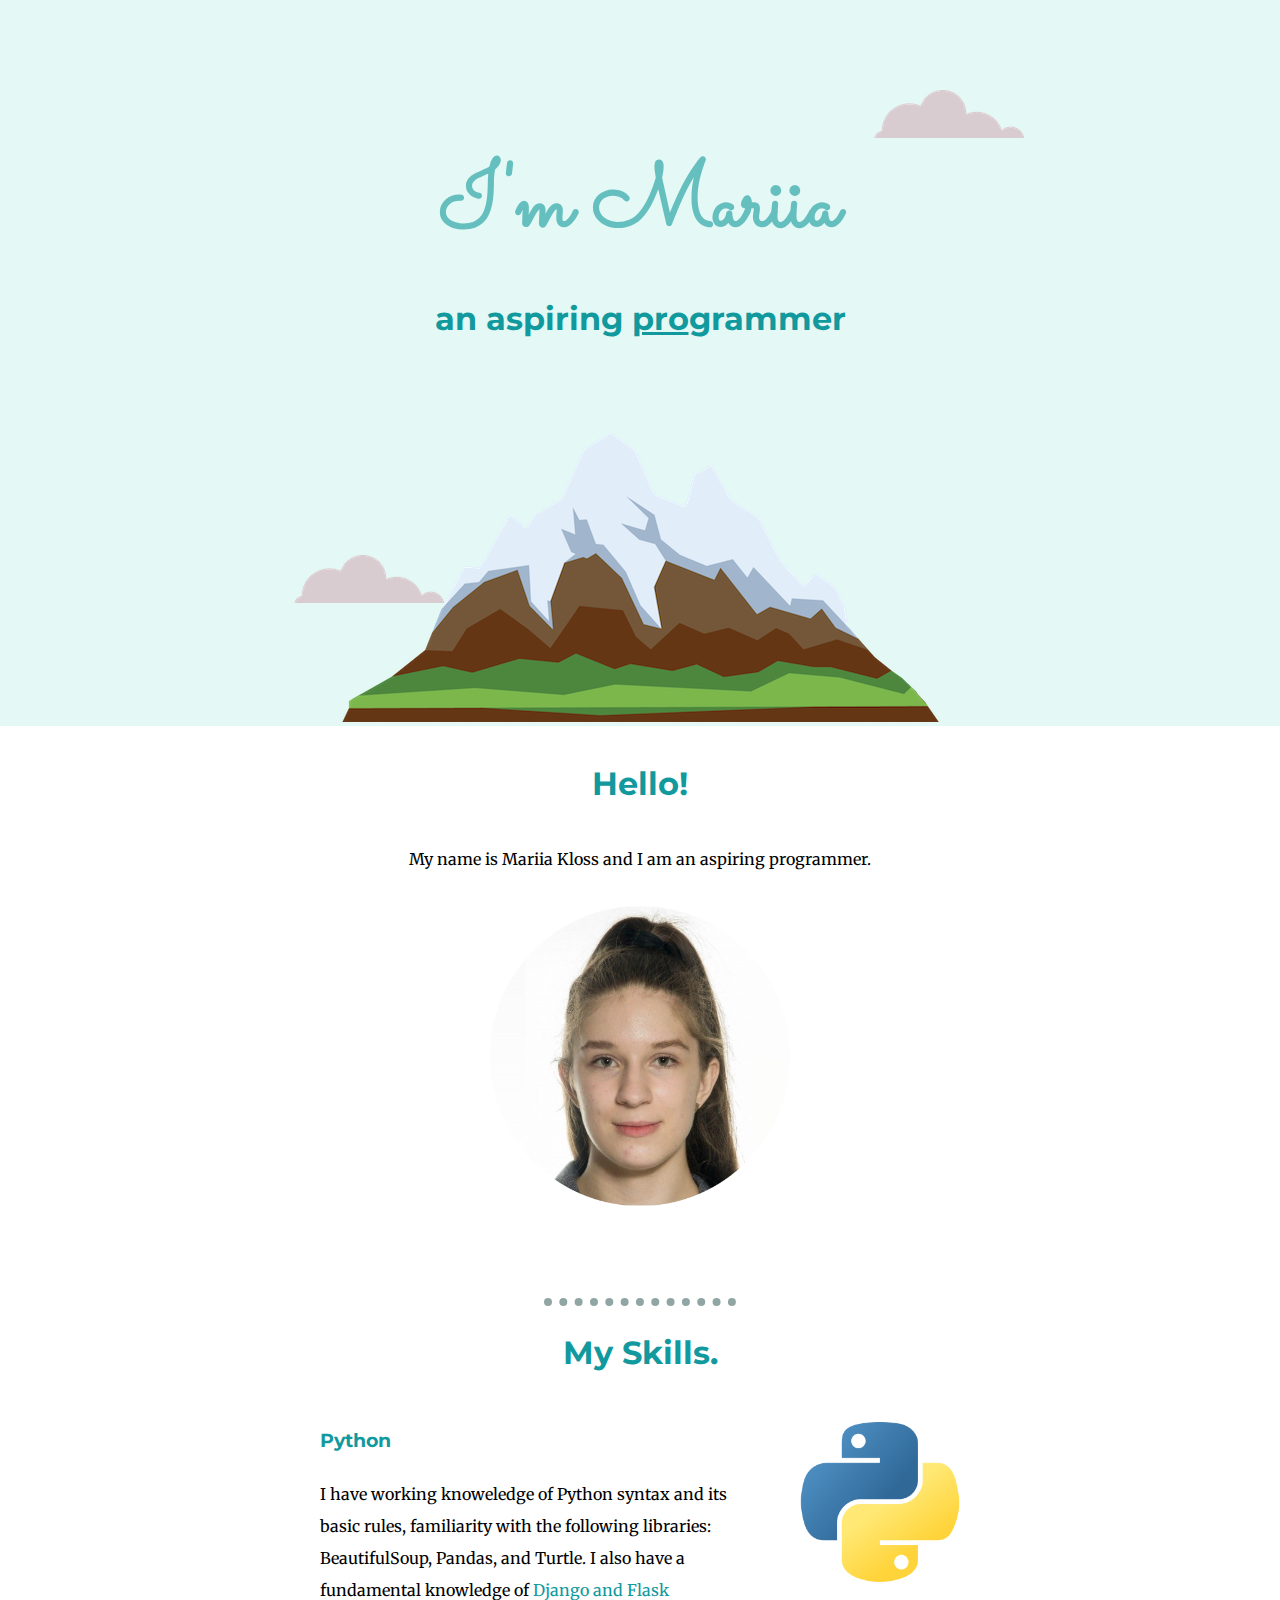
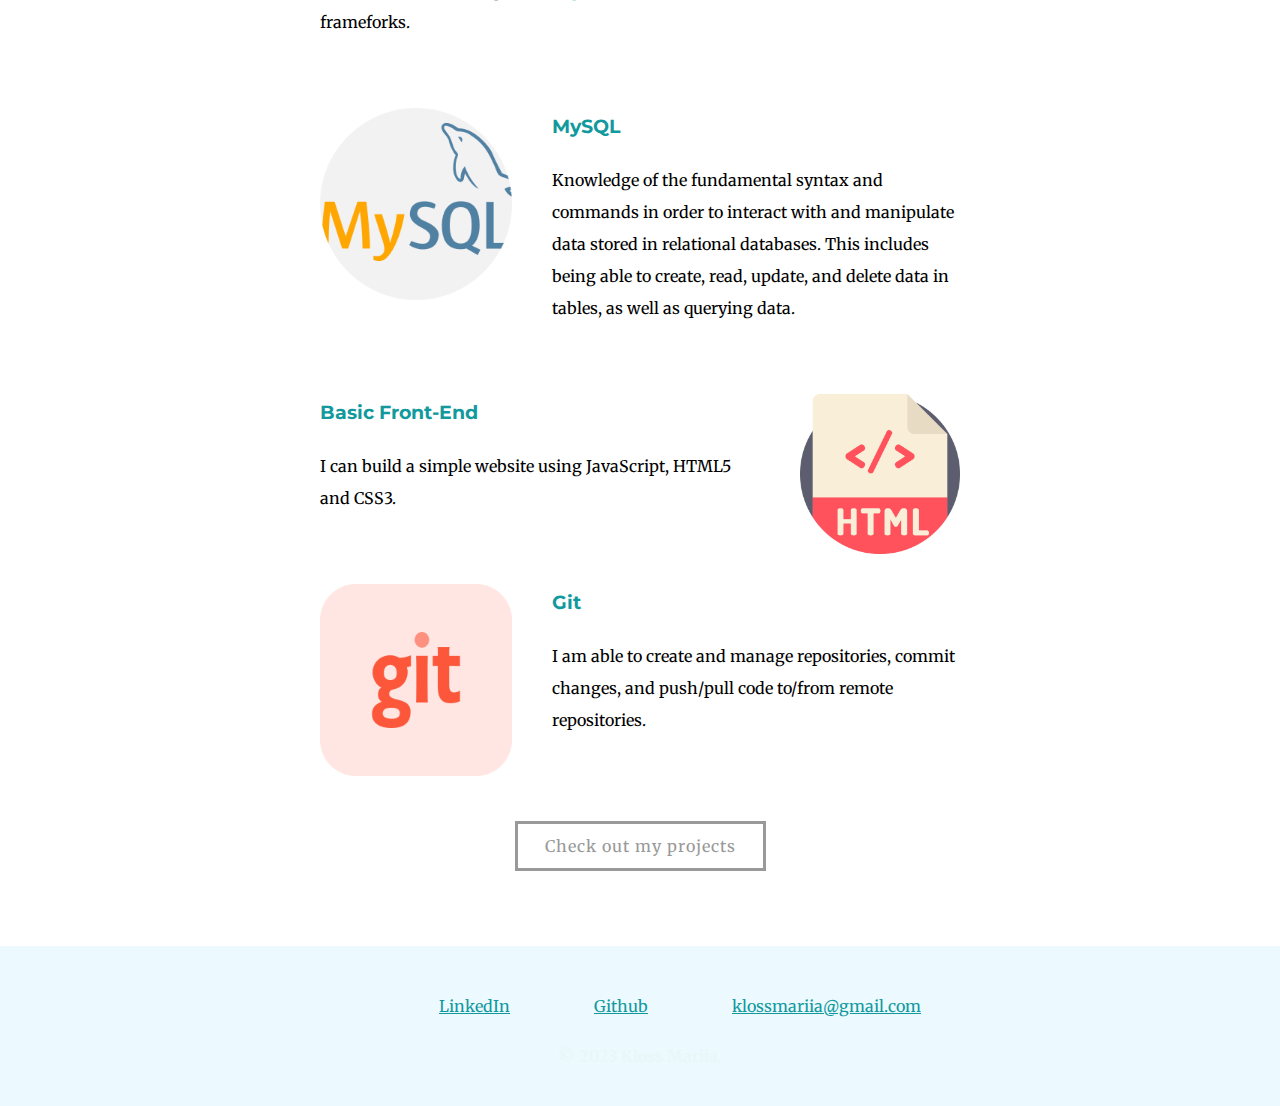
<file: index.html>
<!DOCTYPE html>
<html lang="en">
<head>
    <link rel="stylesheet" href="CSS/styles.css">
    <link rel="icon" href="Images/favicon.ico">
    <link rel="preconnect" href="https://fonts.googleapis.com"><link rel="preconnect" href="https://fonts.gstatic.com" crossorigin><link href="https://fonts.googleapis.com/css2?family=Merriweather&family=Montserrat&family=Sacramento&display=swap" rel="stylesheet">
    <meta charset="UTF-8">
    <meta http-equiv="X-UA-Compatible" content="IE=edge">
    <meta name="viewport" content="width=device-width, initial-scale=1.0">
    <title>Mariia's Website</title>
</head>
<body>
    <div class="top-container">
        <img class="top-cloud" src="Images/cloud.png" alt="cloud-image">
        <h1>I'm Mariia</h1>
        <h2>an aspiring <span class="pro">pro</span>grammer</h2>
        <img class="bottom-cloud" src="Images/cloud.png" alt="cloud-image">
        <img class="mountain" src="Images/mountain.png" alt="mountain-image">
    </div>
    
    <div class="middle-container">
        <div class="profile">
          
          <div class="hello-text"><h2>Hello!</h2>
          <p>My name is Mariia Kloss and I am an aspiring programmer. </p>
          </div>
          <img class="my-picture" src="Images/mariia.png" alt="my_picture">
        </div>
        <hr>
        <div class="skills">
          <h2>My Skills.</h2>
          <div class="skill-row">
            <img class="right-side-img" src="Images/python.png" alt="python-image">
            <h3>Python</h3>
            <p class="code-skill-description">I have working knoweledge of Python syntax and its basic rules, familiarity with the following libraries: BeautifulSoup, Pandas, and Turtle. I also have a fundamental knowledge of <span class='blue-text'>Django and Flask</span> frameforks.</p>
          </div>

          <div class="skill-row">
            <img class="left-side-img" src="Images/mysql.png" alt="my-sql-image">
            <h3>MySQL</h3>
            <p>Knowledge of the fundamental syntax and commands in order to interact with and manipulate data stored in relational databases. This includes being able to create, read, update, and delete data in tables, as well as querying data.
            </p>
          </div>

          <div class="skill-row">
            <img class="right-side-img" src="Images/html.png" alt="html-image">
            <h3>Basic Front-End</h3>
            <p>I can build a simple website using JavaScript, HTML5 and CSS3.</p>
          </div>

          <div class="skill-row">
            <img class="left-side-img" src="Images/git.png" alt="math-image">
            <h3>Git</h3>
            <p>I am able to create and manage repositories, commit changes, and push/pull code to/from remote repositories.</p>
          </div>

        </div>
      </div>
      <a class="btn btn-border-1" href="projects.html">Check out my projects</a>
      <div class="bottom-container">
        <a class="footer-link" href="https://www.linkedin.com/in/mariia-kloss-44266a260/">LinkedIn</a>
        <a class="footer-link" href="https://github.com/KlossMariia">Github</a>
        <a class="footer-link" href="mailto: klossmariia@gmail.com">klossmariia@gmail.com</a>

        <p class="bottom-text">© 2023 Kloss Mariia.</p>
      </div>
      
</body>
</html>
</file>
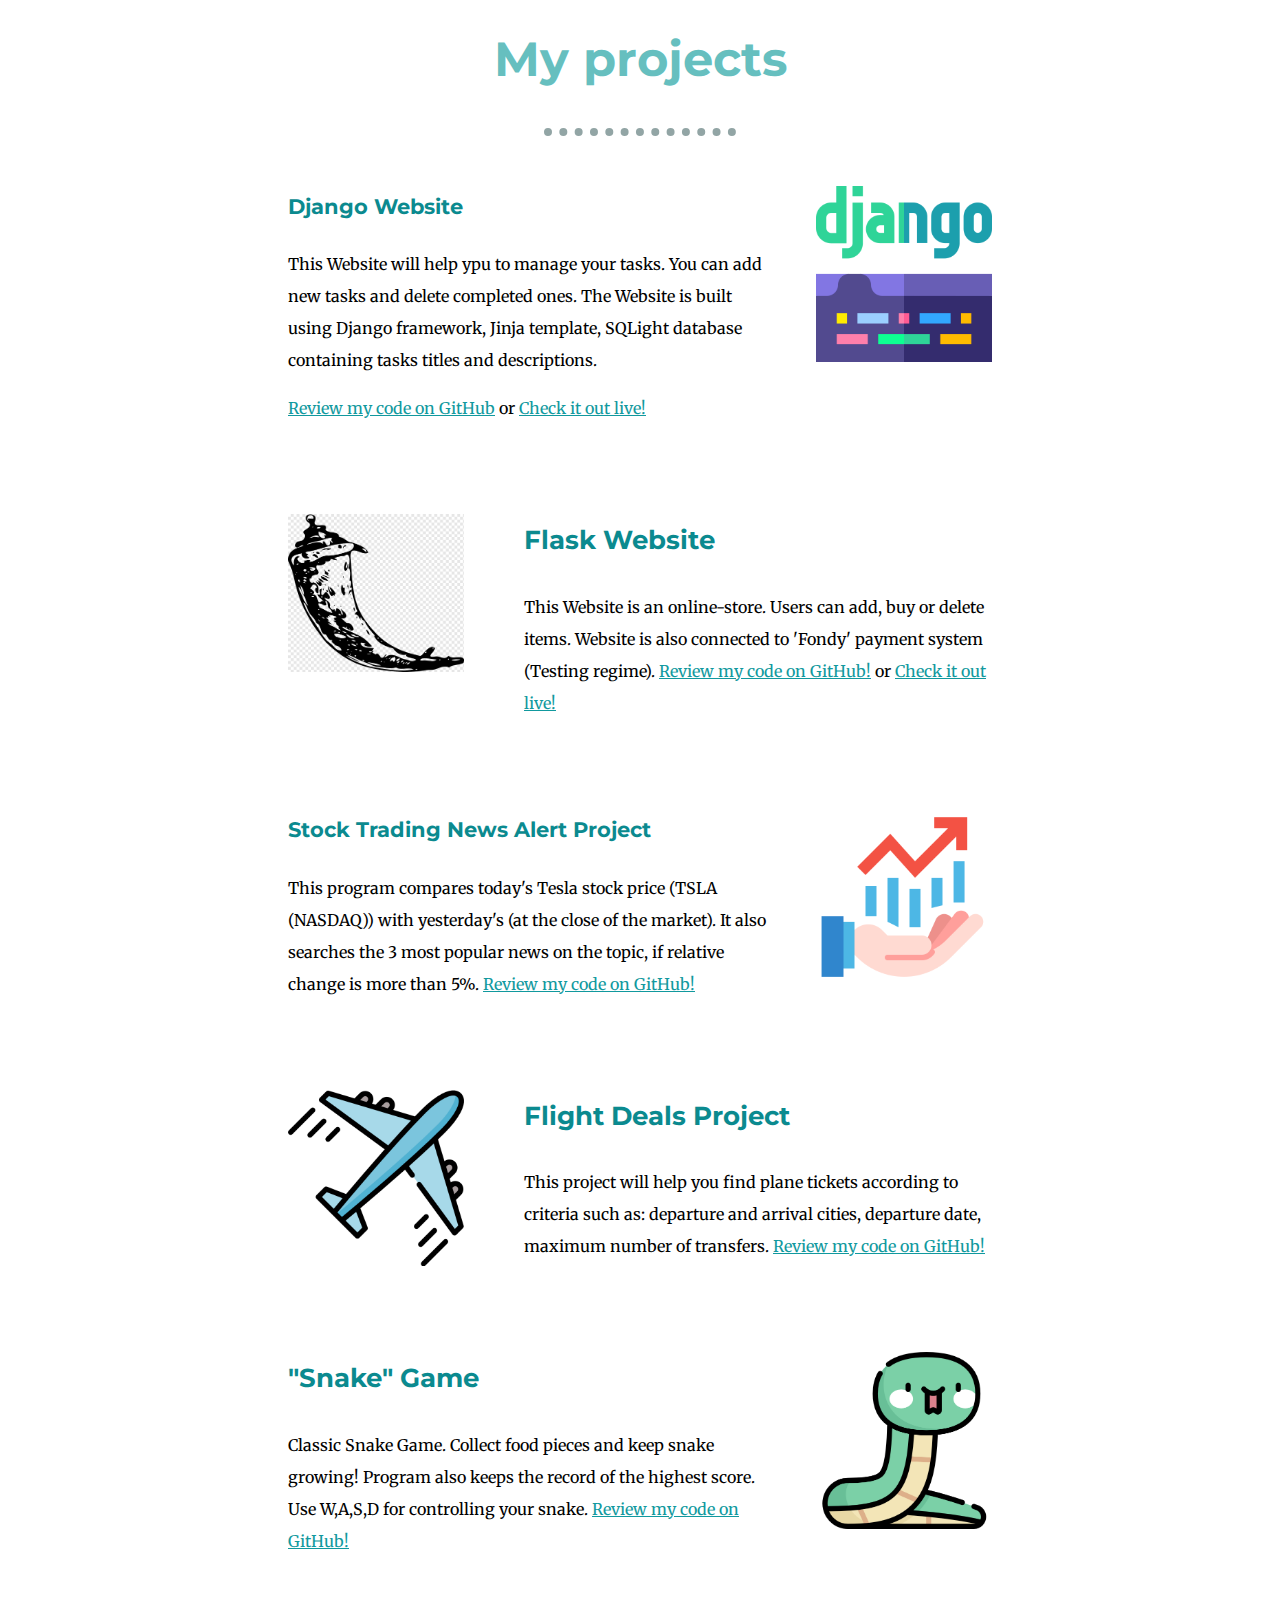
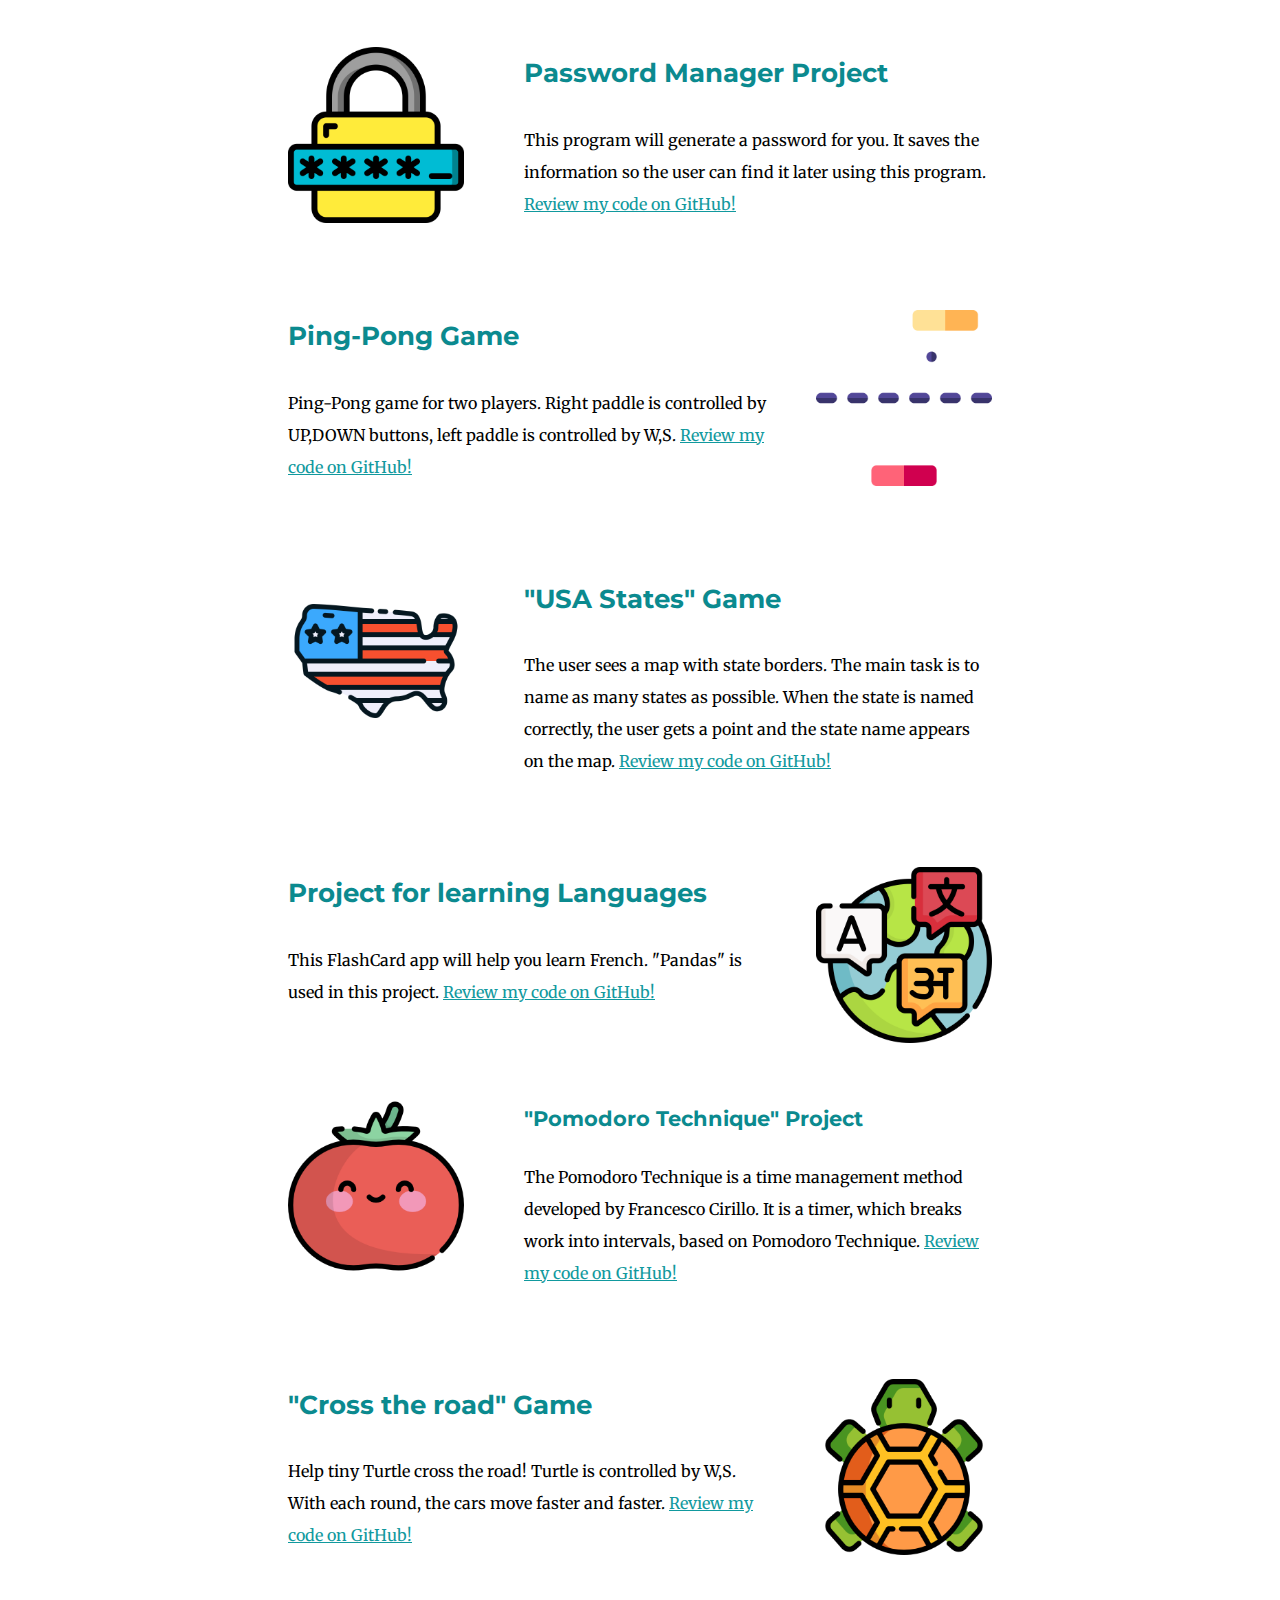
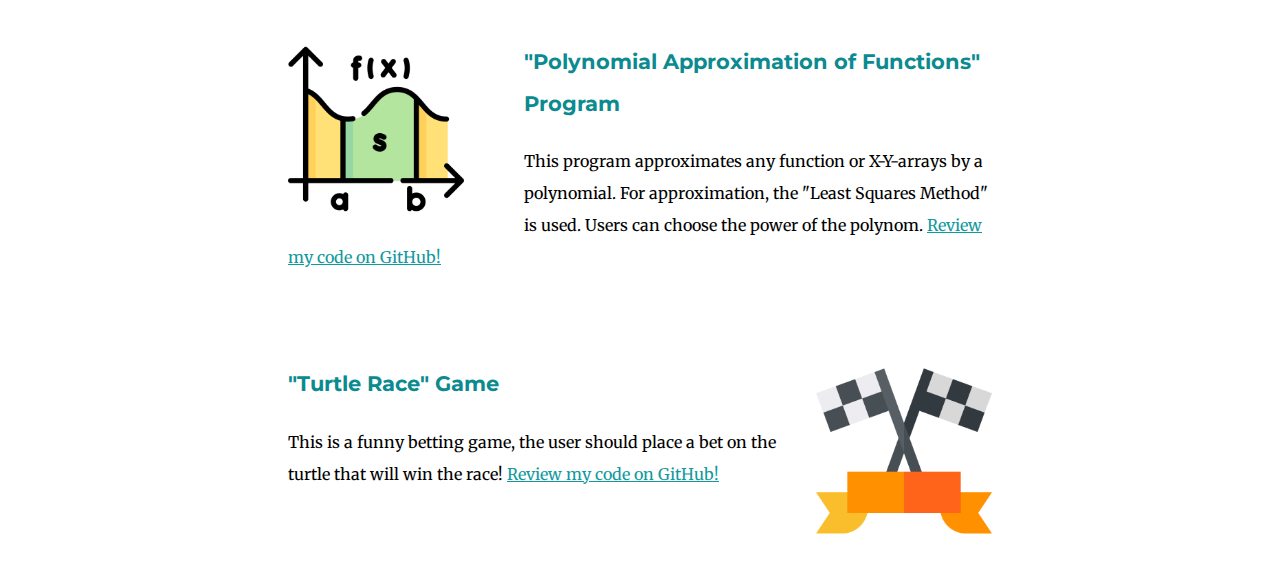
<file: projects.html>
<!DOCTYPE html>
<html lang="en">
<head>
    <link rel="stylesheet" href="CSS/projects.css">
    <link rel="icon" href="/Images/favicon.ico">
    <link rel="preconnect" href="https://fonts.googleapis.com"><link rel="preconnect" href="https://fonts.gstatic.com" crossorigin><link href="https://fonts.googleapis.com/css2?family=Merriweather&family=Montserrat&family=Sacramento&display=swap" rel="stylesheet">
    <meta charset="UTF-8">
    <meta http-equiv="X-UA-Compatible" content="IE=edge">
    <meta name="viewport" content="width=device-width, initial-scale=1.0">
    <title>My Projects</title>
</head>
<body>
  <h1 class="heading">My projects</h1> 
  <hr>
  <div class="project-row">
    <img class="right-side-img" src="Images/django.png" alt="django-image">
    <h3 class="longer-heading">Django Website</h3>
    <p>This Website will help ypu to manage your tasks. You can add new tasks and delete completed ones. The Website is built using Django framework, Jinja template, SQLight database containing tasks titles and descriptions.</p>
    <a class="github-link" href="https://github.com/KlossMariia/django_web_site.git">Review my code on GitHub</a> or <a class="github-link" href="http://klossmariia02.pythonanywhere.com/">Check it out live!</a></p>
  </div> 

  <div class="project-row">
    <img class="left-side-img" src="Images/flask.png" alt="flask-image">
    <h3>Flask Website</h3>
    <p>This Website is an online-store. Users can add, buy or delete items. Website is also connected to 'Fondy' payment system (Testing regime).
      <a class="github-link" href="https://github.com/KlossMariia/Flask_myStore_site.git">Review my code on GitHub!</a> or <a class="github-link" href="http://klossmariia.pythonanywhere.com/">Check it out live!</a></p>
  </div> 



  <div class="project-row">
    <img class="right-side-img" src="Images/stock.png" alt="stock-image">
    <h3 class="longer-heading">Stock Trading News Alert Project</h3>
    <p>This program compares today's Tesla stock price (TSLA (NASDAQ)) with yesterday's (at the close of the market). It also searches the 3 most popular news on the topic, if relative change is more than 5%.
    <a class="github-link" href="https://github.com/KlossMariia/Stock_Trading_News_Alert.git">Review my code on GitHub!</a></p>
  </div> 

  <div class="project-row">
    <img class="left-side-img" src="Images/airplane.png" alt="airplane-image">
    <h3>Flight Deals Project</h3>
    <p>This project will help you find plane tickets according to criteria such as: departure and arrival cities, departure date, maximum number of transfers. 
      <a class="github-link" href="https://github.com/KlossMariia/Flight_deals.git">Review my code on GitHub!</a></p>
  </div> 

  <div class="project-row">
    <img class="right-side-img" src="Images/snake.png" alt="snake-image">
    <h3>"Snake" Game</h3>
    <p>Classic Snake Game. Collect food pieces and keep snake growing! Program also keeps the record of the highest score. Use W,A,S,D for controlling your snake.
      <a class="github-link" href="https://github.com/KlossMariia/Snake_Game.git">Review my code on GitHub!</a></p>
  </div> 

  <div class="project-row">
    <img class="left-side-img" src="Images/password.png" alt="password-image">
    <h3>Password Manager Project</h3>
    <p>This program will generate a password for you. It saves the information so the user can find it later using this program.
      <a class="github-link" href="https://github.com/KlossMariia/Password_Manager.git">Review my code on GitHub!</a></p>
  </div> 

  <div class="project-row">
    <img class="right-side-img" src="Images/ping-pong.png" alt="pong-image">
    <h3>Ping-Pong Game</h3>
    <p>Ping-Pong game for two players. Right paddle is controlled by UP,DOWN buttons, left paddle is controlled by W,S.
      <a class="github-link" href="https://github.com/KlossMariia/Pong_Game.git">Review my code on GitHub!</a></p>
  </div> 

  <div class="project-row">
    <img class="left-side-img" src="Images/usa.png" alt="usa-image">
    <h3>"USA States" Game</h3>
    <p>The user sees a map with state borders. The main task is to name as many states as possible. When the state is named correctly, the user gets a point and the state name appears on the map.
      <a class="github-link" href="https://github.com/KlossMariia/American_states_game.git">Review my code on GitHub!</a></p>
  </div> 

  <div class="project-row">
    <img class="right-side-img" src="Images/languages.png" alt="languages-image">
    <h3>Project for learning Languages</h3>
    <p>This FlashCard app will help you learn French. "Pandas" is used in this project.
      <a class="github-link" href="https://github.com/KlossMariia/Flash_Card_App.git">Review my code on GitHub!</a></p>
  </div> 

  <div class="project-row">
    <img class="left-side-img" src="Images/tomato.png" alt="tomato-image">
    <h3 class="longer-heading">"Pomodoro Technique" Project</h3>
    <p>The Pomodoro Technique is a time management method developed by Francesco Cirillo. It is a timer, which breaks work into intervals, based on Pomodoro Technique.
      <a class="github-link" href="https://github.com/KlossMariia/Pomodoro_Technique.git">Review my code on GitHub!</a></p>
  </div> 

  <div class="project-row">
    <img class="right-side-img" src="Images/turtle.png" alt="turtle-image">
    <h3>"Cross the road" Game</h3>
    <p>Help tiny Turtle cross the road! Turtle is controlled by W,S. With each round, the cars move faster and faster.
      <a class="github-link" href="https://github.com/KlossMariia/Cross_the_road_Game.git">Review my code on GitHub!</a></p>
  </div> 

  <div class="project-row">
    <img class="left-side-img" src="Images/math.png" alt="math-image">
    <h3 class="longer-heading">"Polynomial Approximation of Functions" Program</h3>
    <p>This program approximates any function or X-Y-arrays by a polynomial. For approximation, the "Least Squares Method" is used. Users can choose the power of the polynom.
      <a class="github-link" href="https://github.com/KlossMariia/Least-Squares_Method_Approximation.git">Review my code on GitHub!</a></p>
  </div> 

  <div class="project-row">
    <img class="right-side-img" src="Images/race.png" alt="race-image">
    <h3 class="longer-heading">"Turtle Race" Game</h3>
    <p>This is a funny betting game, the user should place a bet on the turtle that will win the race!
      <a class="github-link" href="https://github.com/KlossMariia/Turtle_race_game.git">Review my code on GitHub!</a></p>
  </div> 


</body>
</html>
</file>
<file: CSS/styles.css>
body {
    margin: 0;
    text-align: center;
    height: 100%;
    font-family: 'Merriweather', serif;
}

hr {
    width: 15%;
    border: 0px;
    border-top: 8px dotted #92a5a5;
    background-color: white;
}

h1 {
    margin: 8% auto 0 auto;
    font-family: 'Sacramento', cursive;
    font-size: 5.635rem;
    color: #66BFBF;
}

h2 {
    font-family: 'Montserrat', sans-serif;
    font-size: 2rem;
    color: #11999E;
    font-weight: bold;
}

h3 {
    font-family: 'Montserrat', sans-serif;
    color: #11999E;
}

.top-container {
    background-color: #E4F9F5;
    padding-top: 3%;
    max-height: 100%;
    max-width: 100%;
}
.pro {
    text-decoration: underline;
}

.bottom-cloud {
    position: absolute;
    left: 23%;
    bottom: 33%;
}

.top-cloud {
    position: absolute;
    right: 20%;
    top: 10%;

}

.middle-container {
    margin-bottom: 20px;
}

.my-picture {
    height: 300px;
    width: auto;
    margin: 15px auto 30px auto;
}

.mountain {
    position: inherit;
}

a {
    color: #11999E;
}

.skill-row {
    margin: 50px auto 70px auto;
    width: 50%;
    text-align: left;
    line-height: 2;
}

.left-side-img {
    width: 30%;
    float: left;
    margin-right: 40px;
    margin-bottom: 20px;
}

.right-side-img {
    width: 25%;
    float: right;
    margin-left: 40px;
    margin-bottom: 20px;

}

.hello-text {
    width: 40%;
    margin: 10px auto 5px auto;
    line-height: 2;
}

.contact-me {
    text-align: center;
    width: 50%;
    margin: auto;
    margin-top: 20px;
}

.skills {
    margin-bottom: 20px;
}

.contact-me-text {
    line-height: 2;
}

.profile {
    padding-bottom: 50px;
}

.bottom-container {
    margin-top: 60px;
    background-color: #ECF9FF;
    padding-top: 50px;
    padding-bottom: 40px;
    text-align: center;
    margin-bottom: 0;
}

.footer-link {
    margin-left: 80px;
    margin-bottom: 20px;
    color: #11999E;
}

.bottom-text {
    color: #EAF6F6;
    margin-top: 30px;
    margin-bottom: 0;
}

.blue-text {
    color: #11999E;
}


.btn {
    position: relative;
    display: inline-block;
    margin: 15px;
    padding: 12px 27px;
    text-align: center;
    font-size: 16px;
    letter-spacing: 1px;
    text-decoration: none;
    color: #999999;
    background: #ffffff;
    border: 3px solid #999999;
    cursor: pointer;
    transition: ease-out 0.5s;
    -webkit-transition: ease-out 0.5s;
    -moz-transition: ease-out 0.5s;
}

.btn.btn-border-1::after,
.btn.btn-border-1::before {
    position: absolute;
    content: "";
    width: 0%;
    height: 0%;
    visibility: hidden;
}

.btn.btn-border-1::after {
    bottom: -3px;
    right: -3px;
    border-left: 3px solid #11999E;
    border-bottom: 3px solid #11999E;
    transition: width .1s ease .1s, height .1s ease, visibility 0s .2s;
}

.btn.btn-border-1::before {
    top: -3px;
    left: -3px;
    border-top: 3px solid #11999E;
    border-right: 3px solid #11999E;
    transition: width .1s ease .3s, height .1s ease .2s, visibility 0s .4s;
}

.btn.btn-border-1:hover {
    animation: pulse 1s ease-out .4s;
    color: #11999E;
}

.btn.btn-border-1:hover::after,
.btn.btn-border-1:hover::before {
    width: calc(100% + 3px);
    height: calc(100% + 3px);
    visibility: visible;
    transition: width .1s ease .2s, height .1s ease .3s, visibility 0s .2s;
}

.btn.btn-border-1:hover::after {
    transition: width .1s ease .2s, height .1s ease .3s, visibility 0s .2s;
}

.btn.btn-border-1:hover::before {
    transition: width .1s ease, height .1s ease .1s;
}
</file>
<file: CSS/projects.css>
body {
    margin: 0;
    text-align: center;
    height: 100%;
    font-family: 'Merriweather', serif;
}

h3 {
    font-family: 'Montserrat', sans-serif;
    color: #0b8a8f;
    font-size: 1.6rem;
}

.heading {
    margin: 30px auto 40px auto;
    font-family: 'Montserrat', cursive;
    font-size: 3rem;
    color: #66BFBF;
}

hr {
    width: 15%;
    border: 0px;
    border-top: 8px dotted #92a5a5;
    background-color: white;
}

.project-row {
    margin: 50px auto 90px auto;
    width: 55%;
    height: 50%;
    text-align: left;
    line-height: 2;
}

.right-side-img {
    width: 25%;
    float: right;
    margin-left: 40px;
    margin-bottom: 25px;
}

.left-side-img {
    width: 25%;
    float: left;
    margin-right: 60px;
    margin-bottom: 20px;
}

p {
    width: 100%;
}

.longer-heading {
    font-size: 1.3rem;
}

.github-link {
    color: #11999E;
}
</file>
